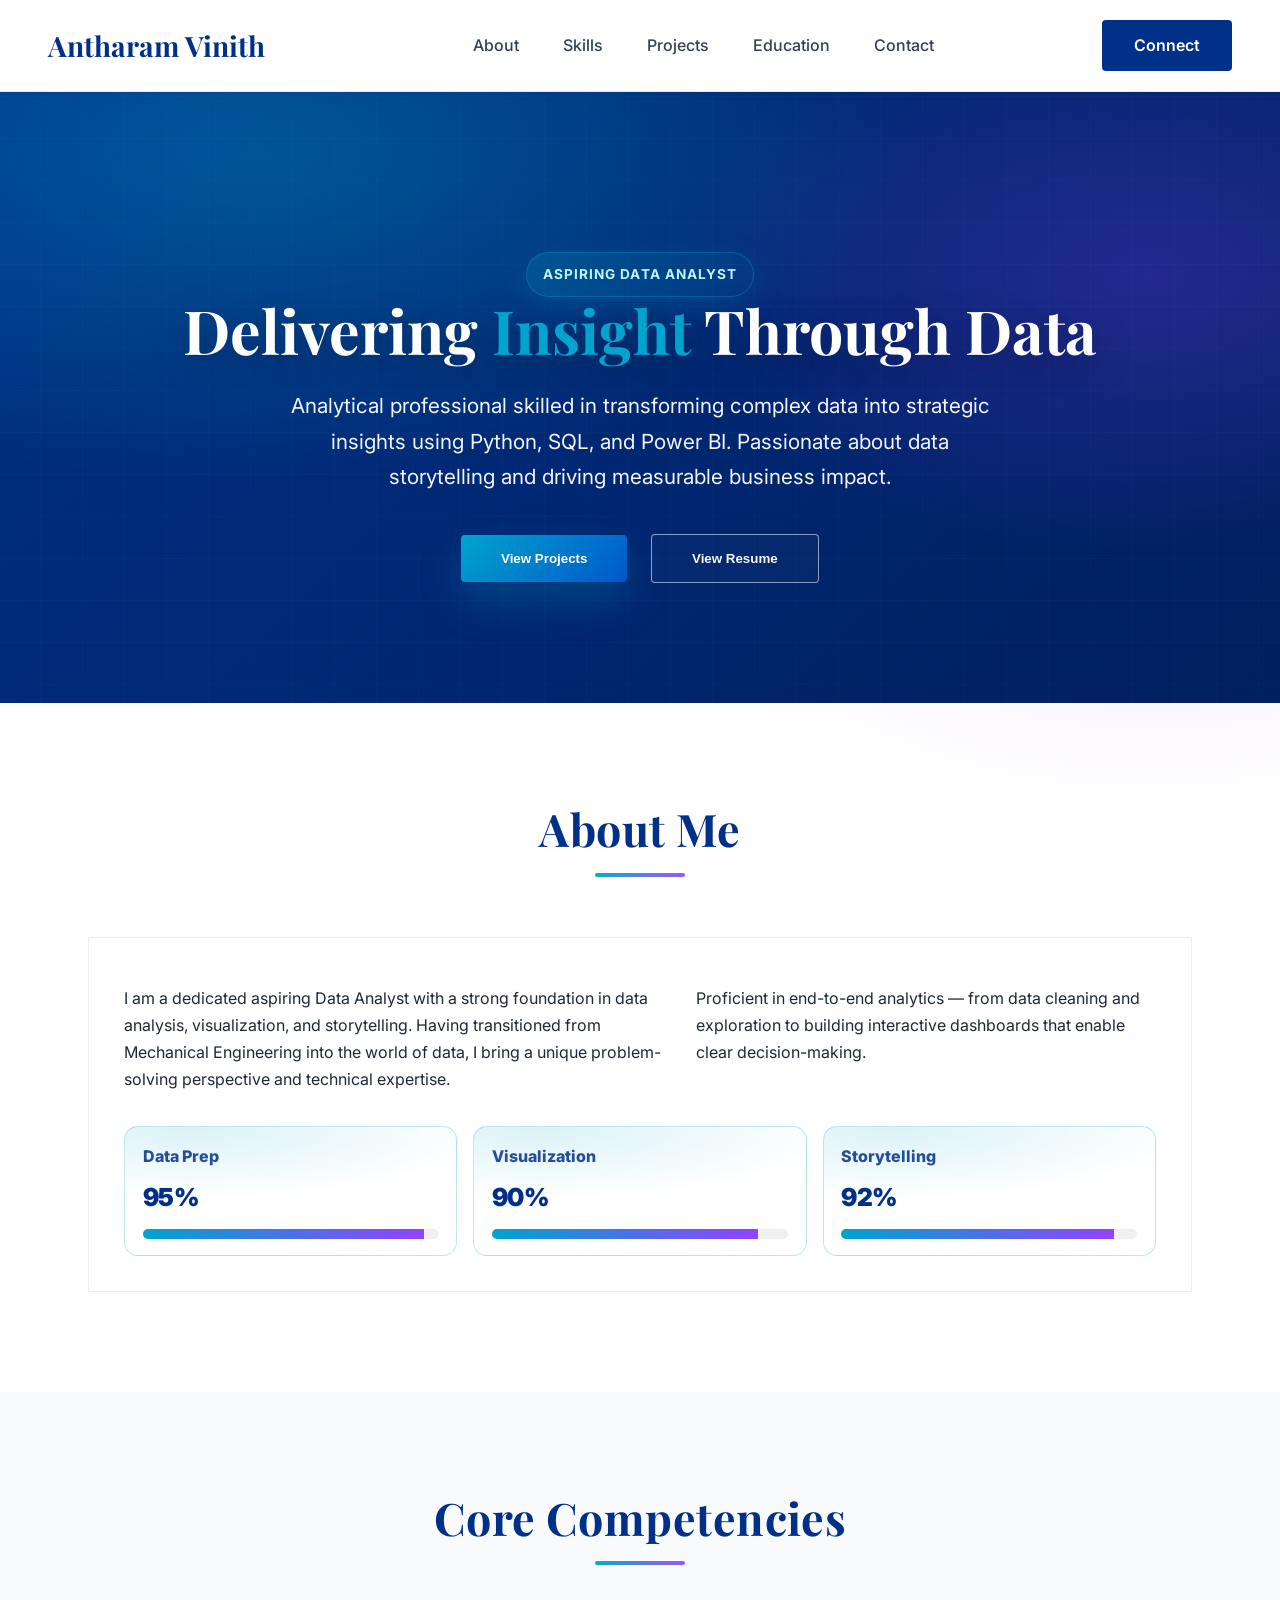
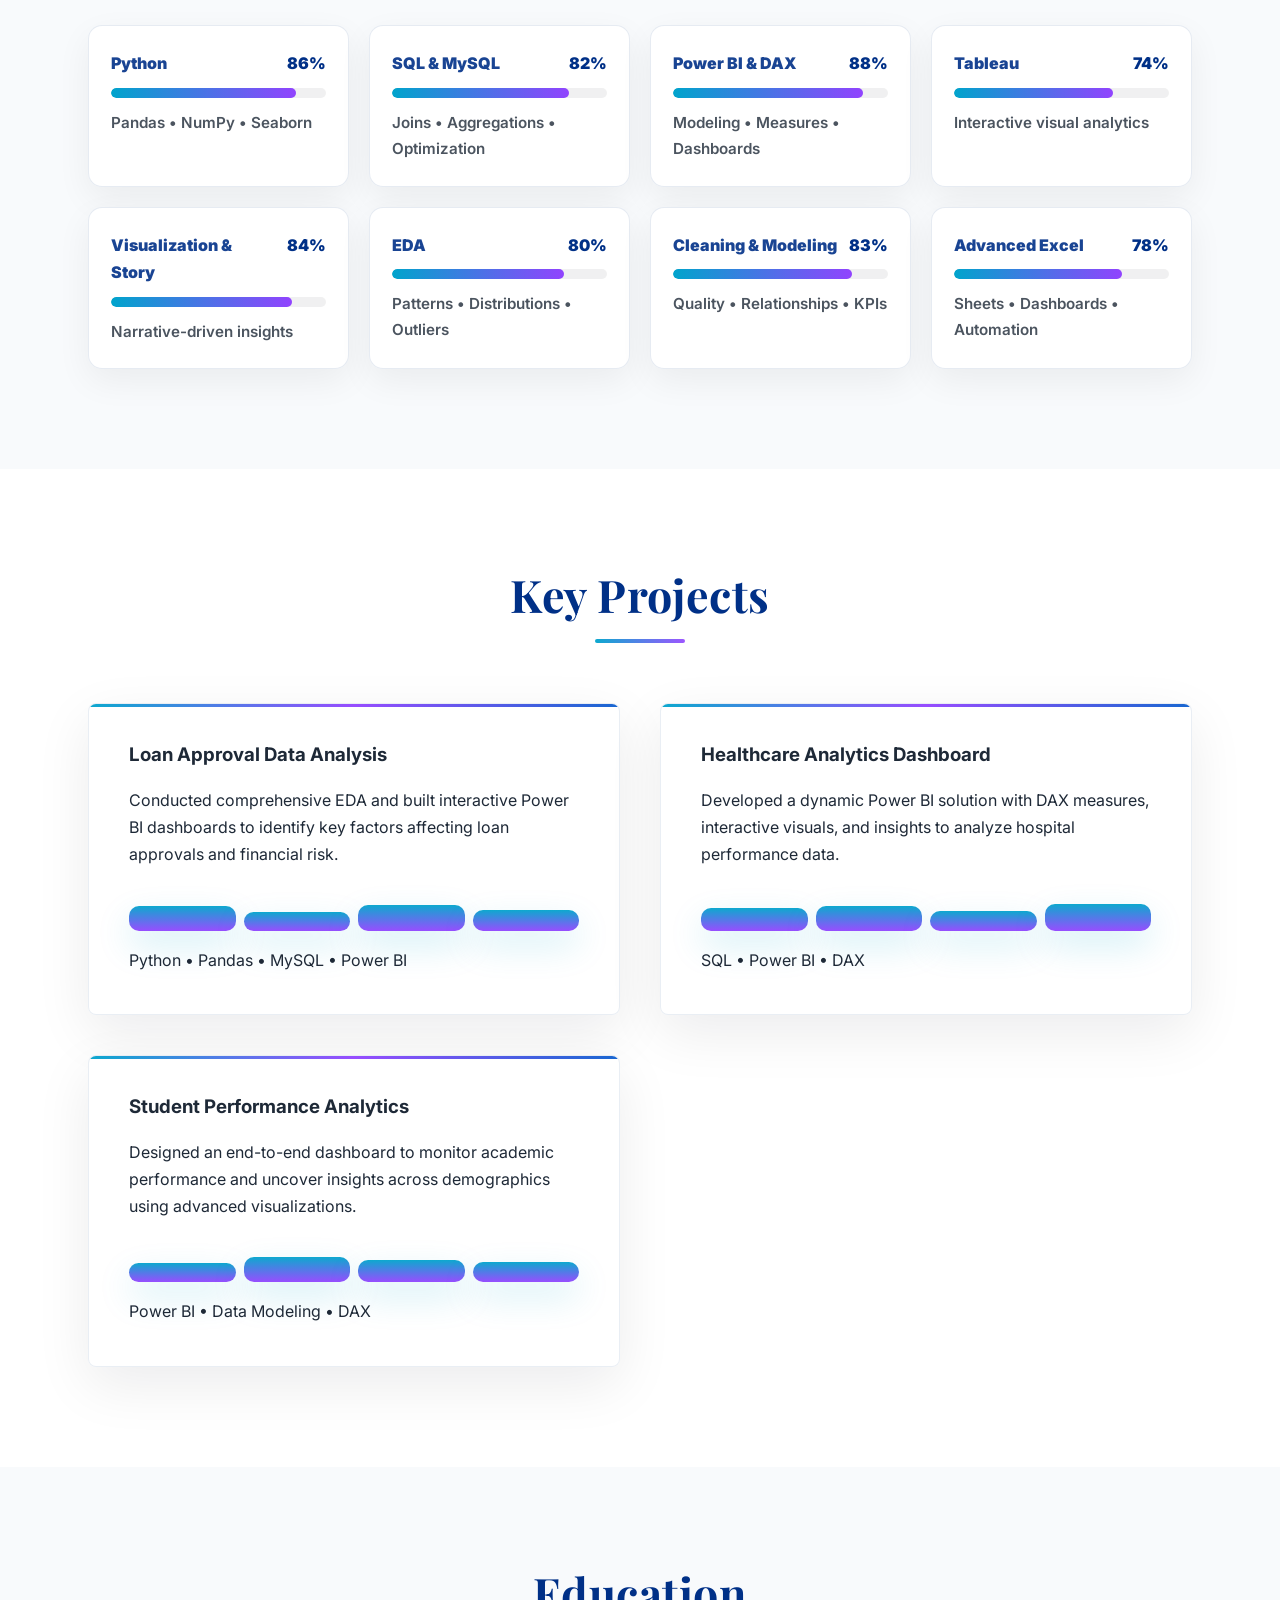
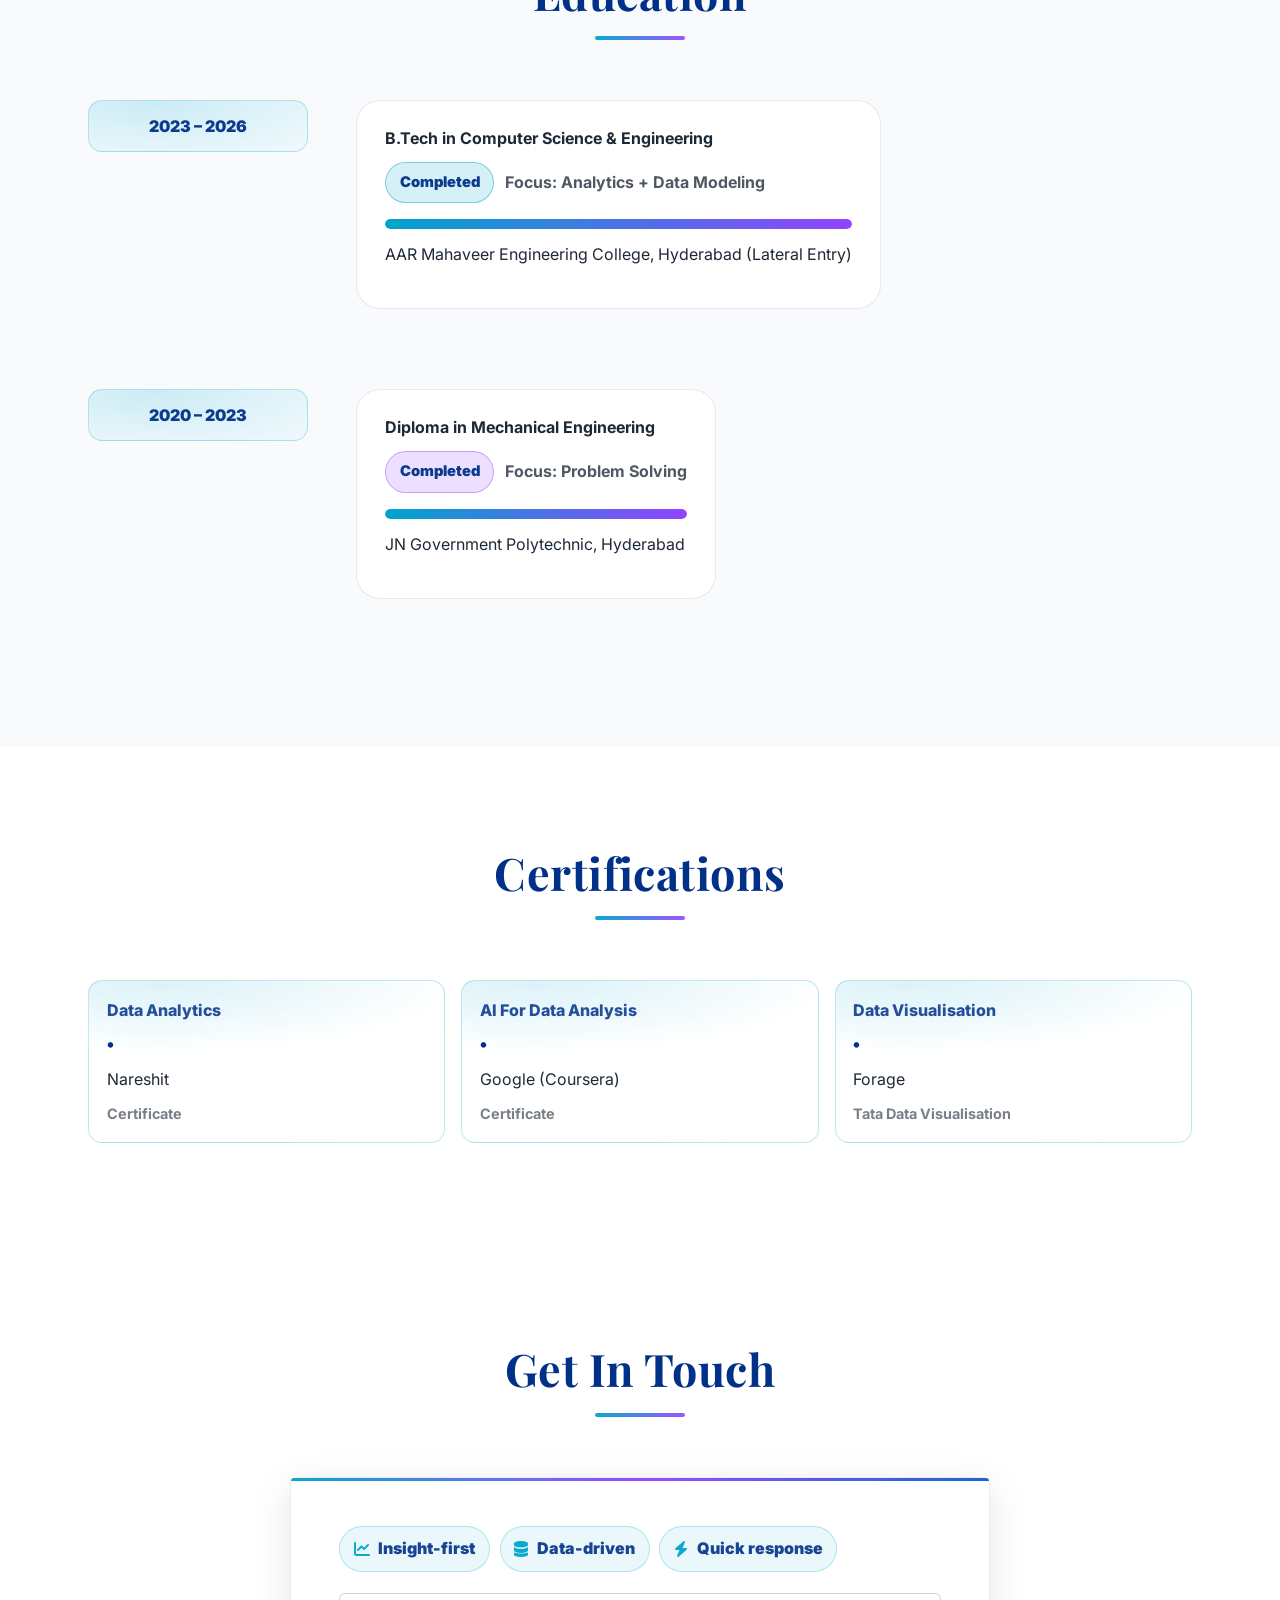
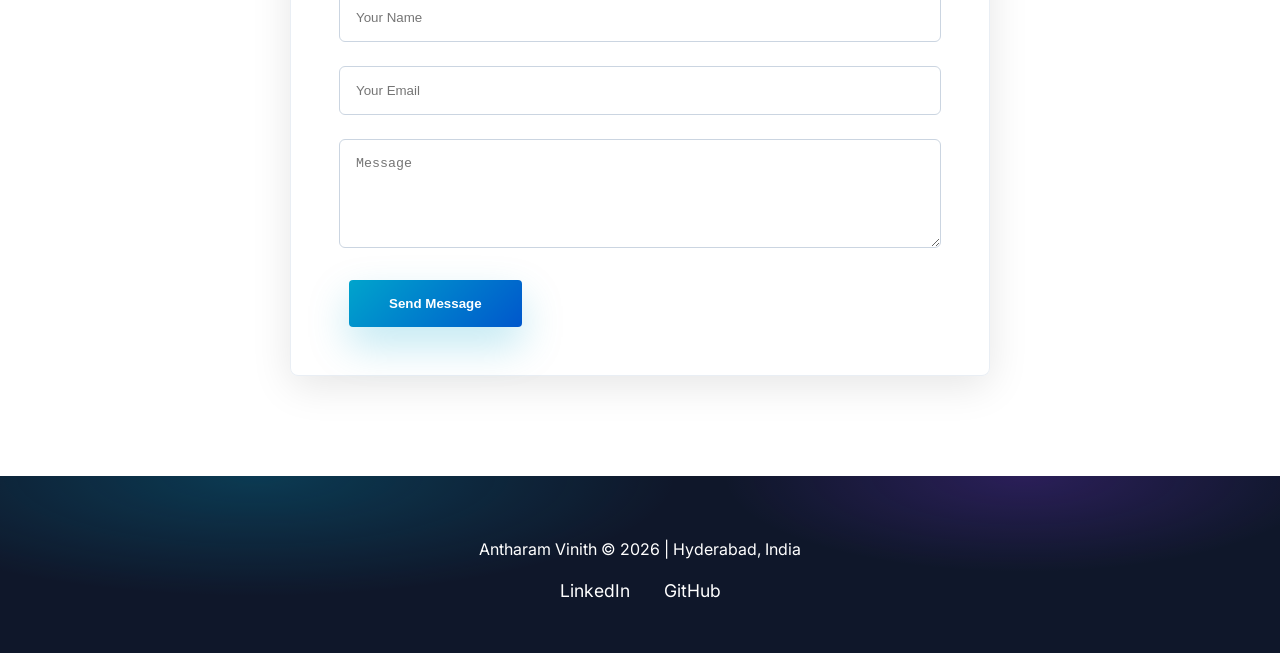
<file: index.html>
<!DOCTYPE html>
<html lang="en">
<head>
    <meta charset="UTF-8">
    <meta name="viewport" content="width=device-width, initial-scale=1.0">
    <title>Antharam Vinith | Data Analyst</title>
    <link rel="stylesheet" href="style.css">
    <link rel="stylesheet" href="https://cdnjs.cloudflare.com/ajax/libs/font-awesome/6.5.1/css/all.min.css">
    <link href="https://fonts.googleapis.com/css2?family=Inter:wght@400;500;600;700&family=Playfair+Display:wght@600;700&display=swap" rel="stylesheet">
</head>
<body>
    <!-- Navbar -->
    <nav class="navbar">
        <div class="nav-container">
            <div class="logo">Antharam Vinith</div>
            <div class="nav-links">
                <a href="#about">About</a>
                <a href="#skills">Skills</a>
                <a href="#projects">Projects</a>
                <a href="#education">Education</a>
                <a href="#contact">Contact</a>
            </div>
            <a href="#contact" class="cta-button">Connect</a>
        </div>
    </nav>

    <!-- Hero -->
    <section class="hero">
        <div class="hero-content">
            <div class="hero-text">
                <div class="badge">ASPIRING DATA ANALYST</div>
                <h1>Delivering <span class="highlight">Insight</span> Through Data</h1>
                <p class="hero-desc">Analytical professional skilled in transforming complex data into strategic insights using Python, SQL, and Power BI. Passionate about data storytelling and driving measurable business impact.</p>

                <div class="hero-buttons">
                    <button onclick="document.getElementById('projects').scrollIntoView({ behavior: 'smooth' })" class="primary-btn">View Projects</button>
                    <button onclick="downloadResume()" class="secondary-btn">View Resume</button>

                </div>
            </div>


        </div>
    </section>

    <!-- About -->
    <section id="about" class="section">
        <div class="container">
            <h2 class="section-title">About Me</h2>

            <div class="about-content">
                <div class="about-top">
                    <p>I am a dedicated aspiring Data Analyst with a strong foundation in data analysis, visualization, and storytelling. Having transitioned from Mechanical Engineering into the world of data, I bring a unique problem-solving perspective and technical expertise.</p>
                    <p>Proficient in end-to-end analytics — from data cleaning and exploration to building interactive dashboards that enable clear decision-making.</p>
                </div>

                <div class="mini-kpi-row" aria-label="About KPIs">
                    <div class="mini-kpi">
                        <div class="mini-kpi-label">Data Prep</div>
                        <div class="mini-kpi-value">95%</div>
                        <div class="mini-bar" style="--w:95%"><span></span></div>
                    </div>
                    <div class="mini-kpi">
                        <div class="mini-kpi-label">Visualization</div>
                        <div class="mini-kpi-value">90%</div>
                        <div class="mini-bar" style="--w:90%"><span></span></div>
                    </div>
                    <div class="mini-kpi">
                        <div class="mini-kpi-label">Storytelling</div>
                        <div class="mini-kpi-value">92%</div>
                        <div class="mini-bar" style="--w:92%"><span></span></div>
                    </div>
                </div>
            </div>
        </div>
    </section>


    <!-- Skills -->
    <section id="skills" class="section bg-light">
        <div class="container">
            <h2 class="section-title">Core Competencies</h2>
            <div class="skills-grid">
                <div class="skill-tile">
                    <div class="skill-tile-top">
                        <div class="skill-tile-name">Python</div>
                        <div class="skill-tile-value">86%</div>
                    </div>
                    <div class="skill-tile-meter" style="--w:86%"><span></span></div>
                    <div class="skill-tile-sub">Pandas • NumPy • Seaborn</div>
                </div>

                <div class="skill-tile">
                    <div class="skill-tile-top">
                        <div class="skill-tile-name">SQL &amp; MySQL</div>
                        <div class="skill-tile-value">82%</div>
                    </div>
                    <div class="skill-tile-meter" style="--w:82%"><span></span></div>
                    <div class="skill-tile-sub">Joins • Aggregations • Optimization</div>
                </div>

                <div class="skill-tile">
                    <div class="skill-tile-top">
                        <div class="skill-tile-name">Power BI &amp; DAX</div>
                        <div class="skill-tile-value">88%</div>
                    </div>
                    <div class="skill-tile-meter" style="--w:88%"><span></span></div>
                    <div class="skill-tile-sub">Modeling • Measures • Dashboards</div>
                </div>

                <div class="skill-tile">
                    <div class="skill-tile-top">
                        <div class="skill-tile-name">Tableau</div>
                        <div class="skill-tile-value">74%</div>
                    </div>
                    <div class="skill-tile-meter" style="--w:74%"><span></span></div>
                    <div class="skill-tile-sub">Interactive visual analytics</div>
                </div>

                <div class="skill-tile">
                    <div class="skill-tile-top">
                        <div class="skill-tile-name">Visualization &amp; Story</div>
                        <div class="skill-tile-value">84%</div>
                    </div>
                    <div class="skill-tile-meter" style="--w:84%"><span></span></div>
                    <div class="skill-tile-sub">Narrative-driven insights</div>
                </div>

                <div class="skill-tile">
                    <div class="skill-tile-top">
                        <div class="skill-tile-name">EDA</div>
                        <div class="skill-tile-value">80%</div>
                    </div>
                    <div class="skill-tile-meter" style="--w:80%"><span></span></div>
                    <div class="skill-tile-sub">Patterns • Distributions • Outliers</div>
                </div>

                <div class="skill-tile">
                    <div class="skill-tile-top">
                        <div class="skill-tile-name">Cleaning &amp; Modeling</div>
                        <div class="skill-tile-value">83%</div>
                    </div>
                    <div class="skill-tile-meter" style="--w:83%"><span></span></div>
                    <div class="skill-tile-sub">Quality • Relationships • KPIs</div>
                </div>

                <div class="skill-tile">
                    <div class="skill-tile-top">
                        <div class="skill-tile-name">Advanced Excel</div>
                        <div class="skill-tile-value">78%</div>
                    </div>
                    <div class="skill-tile-meter" style="--w:78%"><span></span></div>
                    <div class="skill-tile-sub">Sheets • Dashboards • Automation</div>
                </div>
            </div>
        </div>
    </section>

    <!-- Projects -->
    <section id="projects" class="section">
        <div class="container">
            <h2 class="section-title">Key Projects</h2>
            <div class="projects-grid">
                <div class="project-card">
                    <div class="project-card-top">
                        <h3>Loan Approval Data Analysis</h3>
                        <div class="project-kpi">
                        </div>
                    </div>
                    <p class="project-desc">Conducted comprehensive EDA and built interactive Power BI dashboards to identify key factors affecting loan approvals and financial risk.</p>
                    <div class="project-mini-bar" aria-hidden="true">
                        <span style="--w:78%"></span>
                        <span style="--w:52%"></span>
                        <span style="--w:86%"></span>
                        <span style="--w:63%"></span>
                    </div>
                    <div class="tags">Python • Pandas • MySQL • Power BI</div>
                </div>

                <div class="project-card">
                    <div class="project-card-top">
                        <h3>Healthcare Analytics Dashboard</h3>
                        <div class="project-kpi">
                        </div>
                    </div>
                    <p class="project-desc">Developed a dynamic Power BI solution with DAX measures, interactive visuals, and insights to analyze hospital performance data.</p>
                    <div class="project-mini-bar" aria-hidden="true">
                        <span style="--w:68%"></span>
                        <span style="--w:79%"></span>
                        <span style="--w:58%"></span>
                        <span style="--w:90%"></span>
                    </div>
                    <div class="tags">SQL • Power BI • DAX</div>
                </div>

                <div class="project-card">
                    <div class="project-card-top">
                        <h3>Student Performance Analytics</h3>
                        <div class="project-kpi">
                        </div>
                    </div>
                    <p class="project-desc">Designed an end-to-end dashboard to monitor academic performance and uncover insights across demographics using advanced visualizations.</p>
                    <div class="project-mini-bar" aria-hidden="true">
                        <span style="--w:55%"></span>
                        <span style="--w:84%"></span>
                        <span style="--w:71%"></span>
                        <span style="--w:62%"></span>
                    </div>
                    <div class="tags">Power BI • Data Modeling • DAX</div>
                </div>
            </div>
        </div>
    </section>



    <!-- Education -->
    <section id="education" class="section bg-light">
        <div class="container">
            <h2 class="section-title">Education</h2>
            <div class="timeline">
                <div class="timeline-item">
                    <div class="timeline-date">2023 – 2026</div>
                    <div class="timeline-content">
                        <h4>B.Tech in Computer Science &amp; Engineering</h4>
                        <div class="status-row">
                            <span class="status-chip status-on">Completed</span>
                            <span class="status-meta">Focus: Analytics + Data Modeling</span>
                        </div>
                        <div class="status-bar" style="--w:1"><span></span></div>

                        <p>AAR Mahaveer Engineering College, Hyderabad (Lateral Entry)</p>

                    </div>
                </div>
                <div class="timeline-item">
                    <div class="timeline-date">2020 – 2023</div>
                    <div class="timeline-content">
                        <h4>Diploma in Mechanical Engineering</h4>
                        <div class="status-row">
                            <span class="status-chip status-done">Completed</span>
                            <span class="status-meta">Focus: Problem Solving</span>
                        </div>
                        <div class="status-bar" style="--w:1"><span></span></div>

                        <p>JN Government Polytechnic, Hyderabad</p>

                    </div>
                </div>
            </div>
        </div>
    </section>

    <!-- Certifications -->
    <section class="section">
        <div class="container">
            <h2 class="section-title">Certifications</h2>

            <div class="cert-kpi-row" aria-label="Certifications (label-only KPIs)">
                <div class="mini-kpi">
                    <div class="mini-kpi-label">Data Analytics</div>
                    <div class="mini-kpi-value" aria-hidden="true">•</div>
                    <div class="mini-kpi-sub">Nareshit</div>
                    <div class="mini-kpi-meta">Certificate</div>
                </div>

                <div class="mini-kpi">
                    <div class="mini-kpi-label">AI For Data Analysis</div>
                    <div class="mini-kpi-value" aria-hidden="true">•</div>
                    <div class="mini-kpi-sub">Google (Coursera)</div>
                    <div class="mini-kpi-meta">Certificate</div>
                </div>

                <div class="mini-kpi">
                    <div class="mini-kpi-label">Data Visualisation</div>
                    <div class="mini-kpi-value" aria-hidden="true">•</div>
                    <div class="mini-kpi-sub">Forage</div>
                    <div class="mini-kpi-meta">Tata Data Visualisation</div>
                </div>
            </div>
        </div>
    </section>


    <!-- Contact -->
    <section id="contact" class="section contact-section">
        <div class="container">
            <h2 class="section-title">Get In Touch</h2>
            <div class="contact-form-container">
                <div class="contact-hints" aria-hidden="true">
                    <span class="hint-chip"><i class="fa-solid fa-chart-line"></i> Insight-first</span>
                    <span class="hint-chip"><i class="fa-solid fa-database"></i> Data-driven</span>
                    <span class="hint-chip"><i class="fa-solid fa-bolt"></i> Quick response</span>
                </div>

                <form id="contactForm" onsubmit="submitForm(event)">
                    <input type="text" placeholder="Your Name" required>
                    <input type="email" placeholder="Your Email" required>
                    <textarea placeholder="Message" rows="5" required></textarea>
                    <button type="submit" class="primary-btn">Send Message</button>
                </form>
            </div>
        </div>
    </section>


    <!-- Footer -->
    <footer class="footer">
        <div class="container">
            <p>Antharam Vinith © 2026 | Hyderabad, India</p>
            <div class="social-links">
                <a href="https://www.linkedin.com/in/antharam-vinith/" target="_blank">LinkedIn</a>
                <a href="https://github.com/Antharam-Vinith" target="_blank">GitHub</a>
            </div>
        </div>
    </footer>

    <script>
        function downloadResume() {
            // Download your resume. If the browser blocks file:// downloads, copy the PDF into the project folder and update the link.
            const a = document.createElement('a');
            // Use your Drive link. Note: some browsers may open in a new tab rather than force download.
            a.href = "https://drive.google.com/file/d/1EKTcwypy-MB39Nzg7RblrpKddstu42s_/view?usp=sharing";
            a.target = "_blank";
            document.body.appendChild(a);
            a.click();
            a.remove();


        }


        function submitForm(e) {
            e.preventDefault();
            alert("Thank you. Your message has been received.");
            e.target.reset();
        }
    </script>
</body>
</html>
</file>
<file: style.css>
@import url('https://fonts.googleapis.com/css2?family=Inter:wght@400;500;600;700&family=Playfair+Display:wght@600;700&display=swap');

:root {
    --primary: #003087;
    --accent: #00a4cc;
    --dark: #0f172a;
    --light: #f8fafc;
    --gray: #64748b;
}

* {
    margin: 0;
    padding: 0;
    box-sizing: border-box;
}

body {
    font-family: 'Inter', sans-serif;
    color: #1e2937;
    line-height: 1.7;
    background:
        radial-gradient(900px 500px at 20% 0%, rgba(0, 164, 204, 0.10) 0%, rgba(0, 164, 204, 0) 55%),
        radial-gradient(900px 500px at 90% 10%, rgba(140, 58, 255, 0.10) 0%, rgba(140, 58, 255, 0) 55%),
        #fff;
}


.navbar {
    position: sticky;
    top: 0;
    background: rgba(255,255,255,0.98);
    backdrop-filter: blur(12px);
    z-index: 1000;
    border-bottom: 1px solid #e2e8f0;
    box-shadow: 0 2px 10px rgba(0,0,0,0.05);
}

.nav-container {
    max-width: 1280px;
    margin: 0 auto;
    padding: 1.25rem 3rem;
    display: flex;
    align-items: center;
    justify-content: space-between;
}

.logo {
    font-family: 'Playfair Display', serif;
    font-size: 1.75rem;
    font-weight: 700;
    color: var(--primary);
}

.nav-links a {
    margin-left: 2.5rem;
    text-decoration: none;
    color: #334155;
    font-weight: 500;
    transition: color 0.3s;
}

.nav-links a:hover {
    color: var(--primary);
}

.cta-button {
    background: var(--primary);
    color: white;
    padding: 12px 32px;
    border-radius: 4px;
    font-weight: 600;
    text-decoration: none;
    transition: all 0.3s;
}

.cta-button:hover {
    background: #00246b;
    transform: translateY(-2px);
}

.hero {
    background: linear-gradient(135deg, #003087 0%, #001f5e 100%);
    color: white;
    padding: 160px 0 120px;
    text-align: center;
}

.hero h1 {
    font-family: 'Playfair Display', serif;
    font-size: 3.8rem;
    line-height: 1.1;
    margin-bottom: 1.5rem;
}

.highlight {
    color: var(--accent);
}

.hero-desc {
    max-width: 700px;
    margin: 0 auto 2.5rem;
    font-size: 1.3rem;
    opacity: 0.95;
}

.primary-btn, .secondary-btn {
    padding: 16px 40px;
    border-radius: 4px;
    font-weight: 600;
    cursor: pointer;
    transition: all 0.3s;
    margin: 0 10px;
}

.primary-btn {
    background: var(--accent);
    color: white;
    border: none;
}

.secondary-btn {
    background: transparent;
    color: white;
    border: 2px solid white;
}

.section {
    padding: 100px 0;
}

.bg-light {
    background: #f8fafc;
}

.container {
    max-width: 1200px;
    margin: 0 auto;
    padding: 0 3rem;
}

.section-title {
    font-family: 'Playfair Display', serif;
    font-size: 2.8rem;
    text-align: center;
    margin-bottom: 4rem;
    color: var(--primary);
}

.skills-grid {
    display: grid;
    grid-template-columns: repeat(auto-fit, minmax(260px, 1fr));
    gap: 1.5rem;
}

.skill-item {
    background: white;
    padding: 1.8rem;
    border-radius: 8px;
    text-align: center;
    font-weight: 500;
    box-shadow: 0 4px 20px rgba(0,0,0,0.06);
    border: 1px solid #e2e8f0;
}

.projects-grid {
    display: grid;
    grid-template-columns: repeat(auto-fit, minmax(380px, 1fr));
    gap: 2.5rem;
}

.project-card {
    background: white;
    padding: 2.5rem;
    border-radius: 8px;
    box-shadow: 0 10px 30px rgba(0,0,0,0.08);
    transition: transform 0.4s;
}

.project-card:hover {
    transform: translateY(-10px);
}

.timeline-item {
    display: flex;
    gap: 3rem;
    margin-bottom: 3rem;
}

.timeline-date {
    min-width: 160px;
    font-weight: 600;
    color: var(--primary);
}

/* Certifications KPI row (label-only) */
.cert-kpi-row {
    display: grid;
    grid-template-columns: repeat(3, minmax(0, 1fr));
    gap: 1rem;
    margin-top: 2.2rem;
}

.cert-kpi-row .mini-kpi-value {
    font-size: 1.1rem;
    margin-top: 0.25rem;
}

.cert-kpi-row .mini-kpi-sub {
    margin-top: 0.45rem;
    font-size: 1rem;
}

.mini-kpi-meta {
    margin-top: 0.55rem;
    font-size: 0.9rem;
    color: rgba(30,41,55,0.6);
    font-weight: 700;
}

@media (max-width: 768px) {
    .cert-kpi-row {
        grid-template-columns: 1fr;
        gap: 0.9rem;
    }
}

@media (max-width: 1024px) {
    .cert-kpi-row {
        grid-template-columns: repeat(2, minmax(0, 1fr));
    }
}


.contact-form-container {
    max-width: 700px;
    margin: 0 auto;
    background: white;
    padding: 3rem;
    border-radius: 8px;
    box-shadow: 0 10px 40px rgba(0,0,0,0.1);
}

.contact-form-container input,
.contact-form-container textarea {
    width: 100%;
    padding: 16px;
    margin-bottom: 1.5rem;
    border: 1px solid #cbd5e1;
    border-radius: 6px;
}

.footer {
    background: var(--dark);
    color: white;
    text-align: center;
    padding: 3rem 0;
}

.social-links a {
    color: white;
    margin: 0 15px;
    font-size: 1.1rem;
}

/* Premium polish: Global rhythm + accessibility */
html {
    scroll-behavior: smooth;
}

body {
    -webkit-font-smoothing: antialiased;
    -moz-osx-font-smoothing: grayscale;
}

h1, h2, h3, h4 {
    line-height: 1.15;
}

p {
    margin: 0.75rem 0;
}

a {
    color: inherit;
}

a:focus-visible,
button:focus-visible,
input:focus-visible,
textarea:focus-visible {
    outline: 3px solid rgba(0, 164, 204, 0.45);
    outline-offset: 3px;
    border-radius: 10px;
}

/* Hero premium overlay */
.hero {
    position: relative;
    overflow: hidden;
}

.hero::before {
    content: "";
    position: absolute;
    inset: 0;
    background:
        radial-gradient(1200px 600px at 20% 10%, rgba(0, 164, 204, 0.35) 0%, rgba(0, 164, 204, 0) 55%),
        radial-gradient(900px 500px at 90% 30%, rgba(140, 58, 255, 0.25) 0%, rgba(140, 58, 255, 0) 55%),
        linear-gradient(135deg, rgba(0, 48, 135, 0.95) 0%, rgba(0, 31, 94, 0.95) 100%);
    z-index: 0;
}

.hero::after {
    content: "";
    position: absolute;
    inset: -2px;
    background-image:
        linear-gradient(rgba(255,255,255,0.08) 1px, transparent 1px),
        linear-gradient(90deg, rgba(255,255,255,0.06) 1px, transparent 1px);
    background-size: 42px 42px;
    opacity: 0.25;
    transform: translateY(6px);
    z-index: 0;
    pointer-events: none;
}

.hero-content {
    position: relative;
    z-index: 1;
}

/* Badge premium */
.badge {
    display: inline-flex;
    align-items: center;
    gap: 10px;
    padding: 10px 16px;
    border-radius: 999px;
    font-weight: 700;
    letter-spacing: 0.08em;
    font-size: 0.85rem;
    background:
        linear-gradient(90deg, rgba(0, 164, 204, 0.22) 0%, rgba(0, 164, 204, 0.08) 100%);
    border: 1px solid rgba(0, 164, 204, 0.35);
    color: #bff3ff;
    box-shadow: 0 8px 30px rgba(0, 164, 204, 0.18);
}

.hero h1 {
    text-shadow: 0 10px 40px rgba(0,0,0,0.3);
}

/* Buttons premium */
.primary-btn, .secondary-btn {
    position: relative;
    border: none;
    transition: transform 0.25s ease, box-shadow 0.25s ease, background 0.25s ease, border-color 0.25s ease;
    will-change: transform;
}

.primary-btn {
    background: linear-gradient(135deg, rgba(0, 164, 204, 1) 0%, rgba(0, 87, 204, 1) 100%);
    box-shadow: 0 18px 40px rgba(0, 164, 204, 0.25);
}

.primary-btn:hover {
    transform: translateY(-3px);
    box-shadow: 0 24px 60px rgba(0, 164, 204, 0.33);
}

.primary-btn:active {
    transform: translateY(-1px) scale(0.99);
}

.secondary-btn {
    background: rgba(255,255,255,0.02);
    border: 1px solid rgba(255,255,255,0.55);
    color: rgba(255,255,255,0.96);
}

.secondary-btn:hover {
    transform: translateY(-3px);
    border-color: rgba(0, 164, 204, 0.8);
    box-shadow: 0 22px 50px rgba(0, 164, 204, 0.18);
}

.secondary-btn:active {
    transform: translateY(-1px) scale(0.99);
}

/* Premium dashboard accents (section-wide) */
.skill-item,
.project-card,
.contact-form-container,
.about-content,
.timeline-content,
.cert-list,
.timeline {
    position: relative;
}


.skill-item::before,
.project-card::before,
.contact-form-container::before {
    content: "";
    position: absolute;
    top: 0;
    left: 0;
    right: 0;
    height: 3px;
    border-radius: 8px 8px 0 0;
    background: linear-gradient(90deg, rgba(0, 164, 204, 1) 0%, rgba(140, 58, 255, 0.95) 50%, rgba(0, 87, 204, 0.95) 100%);
    opacity: 0.95;
}

.skill-item,
.project-card,
.contact-form-container,
.about-content,
.timeline-content {
    border: 1px solid rgba(226, 232, 240, 0.75);
    background: rgba(255,255,255,0.92);
}


.skill-item {
    box-shadow: 0 12px 35px rgba(2, 6, 23, 0.06);
    transform: translateZ(0);
    transition: transform 0.35s ease, box-shadow 0.35s ease;
}

.skill-item:hover {
    transform: translateY(-6px);
    box-shadow: 0 22px 60px rgba(2, 6, 23, 0.12);
}

.project-card {
    box-shadow: 0 18px 55px rgba(2, 6, 23, 0.08);
}

.project-card:hover {
    transform: translateY(-12px);
    box-shadow: 0 28px 90px rgba(2, 6, 23, 0.14);
}

/* Section titles premium */
.section-title {
    letter-spacing: 0.01em;
    position: relative;
    margin-bottom: 3.75rem;
}


.section-title::after {
    content: "";
    display: block;
    height: 4px;
    width: 90px;
    margin: 18px auto 0;
    border-radius: 999px;
    background: linear-gradient(90deg, rgba(0, 164, 204, 1) 0%, rgba(140, 58, 255, 0.9) 100%);
    opacity: 0.95;
}

/* Footer premium */
.footer {
    background:
        radial-gradient(700px 200px at 20% 0%, rgba(0, 164, 204, 0.25) 0%, rgba(0, 164, 204, 0) 60%),
        radial-gradient(500px 160px at 80% 0%, rgba(140, 58, 255, 0.22) 0%, rgba(140, 58, 255, 0) 60%),
        var(--dark);
}

.social-links a {
    position: relative;
    padding-bottom: 6px;
    text-decoration: none;
}

.social-links a::after {
    content: "";
    position: absolute;
    left: 0;
    right: 0;
    bottom: 0;
    height: 2px;
    background: linear-gradient(90deg, rgba(0, 164, 204, 1), rgba(140, 58, 255, 0.95));
    transform: scaleX(0);
    transform-origin: left;
    transition: transform 0.25s ease;
    opacity: 0.95;
}

.social-links a:hover::after {
    transform: scaleX(1);
}

/* Data Analyst Dashboard Preview */
.dashboard-preview {
    position: relative;
    margin: 3.25rem auto 0;
    max-width: 1120px;
    padding: 1.4rem 1.4rem 1.6rem;
    border-radius: 16px;
    background: rgba(255,255,255,0.08);
    border: 1px solid rgba(255,255,255,0.18);
    box-shadow: 0 20px 80px rgba(0,0,0,0.28);
    overflow: hidden;
}

.dashboard-preview::before {
    content: "";
    position: absolute;
    inset: -2px;
    background:
        radial-gradient(800px 240px at 15% 0%, rgba(0, 164, 204, 0.35) 0%, rgba(0, 164, 204, 0) 60%),
        radial-gradient(650px 240px at 85% 10%, rgba(140, 58, 255, 0.28) 0%, rgba(140, 58, 255, 0) 60%);
    pointer-events: none;
}

.dash-topbar {
    position: relative;
    display: flex;
    align-items: baseline;
    justify-content: space-between;
    padding: 0 0 1rem;
    border-bottom: 1px solid rgba(255,255,255,0.14);
}

.dash-title {
    font-weight: 800;
    letter-spacing: 0.02em;
    color: rgba(255,255,255,0.96);
}

.dash-subtitle {
    color: rgba(255,255,255,0.75);
    font-size: 0.95rem;
}

.kpi-grid {
    position: relative;
    display: grid;
    grid-template-columns: repeat(3, minmax(0, 1fr));
    gap: 1rem;
    padding-top: 1.25rem;
}

.kpi-card {
    padding: 1.2rem 1.1rem;
    border-radius: 14px;
    background: rgba(15, 23, 42, 0.35);
    border: 1px solid rgba(255,255,255,0.14);
    backdrop-filter: blur(10px);
}

.kpi-label {
    color: rgba(255,255,255,0.76);
    font-weight: 600;
    font-size: 0.95rem;
}

.kpi-value {
    margin-top: 0.55rem;
    font-size: 2rem;
    font-weight: 900;
    letter-spacing: -0.02em;
    color: rgba(255,255,255,0.98);
}

.kpi-trend {
    margin-top: 0.4rem;
    display: inline-flex;
    align-items: center;
    gap: 0.45rem;
    font-weight: 700;
    font-size: 0.95rem;
}

.kpi-up { color: rgba(0, 220, 163, 0.95); }
.kpi-down { color: rgba(255, 99, 132, 0.95); }

.charts-grid {
    position: relative;
    display: grid;
    grid-template-columns: 1.2fr 1fr;
    gap: 1.1rem;
    margin-top: 1.2rem;
}

.chart-card {
    padding: 1.15rem;
    border-radius: 14px;
    background: rgba(255,255,255,0.06);
    border: 1px solid rgba(255,255,255,0.14);
    backdrop-filter: blur(10px);
}

.chart-header {
    display: flex;
    align-items: flex-start;
    justify-content: space-between;
    gap: 1rem;
}

.chart-title {
    color: rgba(255,255,255,0.96);
    font-weight: 900;
    letter-spacing: 0.01em;
}

.chart-note {
    margin-top: 0.25rem;
    color: rgba(255,255,255,0.74);
    font-weight: 600;
    font-size: 0.92rem;
}

.bar-chart {
    height: 160px;
    margin-top: 1rem;
    display: flex;
    align-items: flex-end;
    gap: 0.55rem;
}

.bar {
    width: 100%;
    flex: 1;
    height: var(--h);
    border-radius: 10px;
    background:
        linear-gradient(180deg, rgba(0,164,204,0.95) 0%, rgba(140,58,255,0.85) 100%);
    box-shadow: 0 18px 55px rgba(0, 164, 204, 0.18);
    transform-origin: bottom;
    animation: barIn 900ms ease both;
}

.bar:nth-child(2) { animation-delay: 70ms; }
.bar:nth-child(3) { animation-delay: 140ms; }
.bar:nth-child(4) { animation-delay: 210ms; }
.bar:nth-child(5) { animation-delay: 280ms; }
.bar:nth-child(6) { animation-delay: 350ms; }

@keyframes barIn {
    from { transform: scaleY(0.4); opacity: 0; }
    to { transform: scaleY(1); opacity: 1; }
}

.chart-legend {
    margin-top: 1rem;
    display: grid;
    grid-template-columns: repeat(3, minmax(0, 1fr));
    gap: 0.35rem 0.9rem;
    color: rgba(255,255,255,0.72);
    font-weight: 700;
    font-size: 0.88rem;
}

.ring-metrics {
    margin-top: 1rem;
    display: grid;
    grid-template-columns: repeat(3, minmax(0, 1fr));
    gap: 0.75rem;
}

.ring {
    display: flex;
    flex-direction: column;
    align-items: center;
    justify-content: center;
    gap: 0.35rem;
    color: rgba(255,255,255,0.92);
}

.ring::before {
    content: "";
    width: 76px;
    height: 76px;
    border-radius: 999px;
    background:
        conic-gradient(from 180deg, rgba(0,164,204,0.95), rgba(140,58,255,0.9));
    -webkit-mask:
        radial-gradient(farthest-side, transparent calc(100% - 12px), #000 calc(100% - 12px));
    mask:
        radial-gradient(farthest-side, transparent calc(100% - 12px), #000 calc(100% - 12px));
    box-shadow: 0 18px 55px rgba(0, 164, 204, 0.16);
}

.ring-inner {
    margin-top: -66px;
    font-size: 1.2rem;
    font-weight: 900;
    letter-spacing: -0.02em;
}

.ring-label {
    font-size: 0.9rem;
    font-weight: 800;
    color: rgba(255,255,255,0.75);
}

.spark-row {
    margin-top: 1rem;
}

.spark-label {
    color: rgba(255,255,255,0.74);
    font-weight: 800;
    font-size: 0.92rem;
    margin-bottom: 0.4rem;
}

.spark {
    height: 54px;
    display: flex;
    align-items: flex-end;
    gap: 0.22rem;
}

.spark span {
    flex: 1;
    height: calc(10px + (var(--x) * 3px));
    border-radius: 6px;
    background: rgba(255,255,255,0.14);
    border: 1px solid rgba(255,255,255,0.12);
    box-shadow: 0 10px 30px rgba(0,0,0,0.18);
}

.spark span:nth-child(odd) {
    background: linear-gradient(180deg, rgba(0,164,204,0.55), rgba(140,58,255,0.35));
}

/* Dashboard tiles, KPIs, mini charts */
.about-content {
    padding: 2.2rem;
}

.about-top {
    display: grid;
    grid-template-columns: 1.2fr 1fr;
    gap: 1.2rem;
    margin-bottom: 1.3rem;
}

.mini-kpi-row {
    display: grid;
    grid-template-columns: repeat(3, minmax(0, 1fr));
    gap: 1rem;
}

.mini-kpi {
    border-radius: 14px;
    border: 1px solid rgba(0, 164, 204, 0.25);
    background:
        radial-gradient(500px 120px at 20% 0%, rgba(0, 164, 204, 0.14) 0%, rgba(0, 164, 204, 0) 60%),
        rgba(255,255,255,0.6);
    padding: 1rem 1.1rem;
}

.mini-kpi-label {
    font-weight: 800;
    color: rgba(0,48,135,0.85);
}

.mini-kpi-value {
    margin-top: 0.35rem;
    font-size: 1.55rem;
    font-weight: 950;
    letter-spacing: -0.02em;
    color: var(--primary);
}

.mini-bar {
    margin-top: 0.65rem;
    height: 10px;
    border-radius: 999px;
    background: rgba(2, 6, 23, 0.06);
    overflow: hidden;
    position: relative;
}

.mini-bar span {
    display: block;
    height: 100%;
    width: var(--w);
    background: linear-gradient(90deg, rgba(0,164,204,1), rgba(140,58,255,0.95));
}

/* Skills tiles */
.skills-grid {
    gap: 1.25rem;
}

.skill-tile {
    padding: 1.5rem 1.35rem;
    border-radius: 14px;
    background: rgba(255,255,255,0.92);
    border: 1px solid rgba(226,232,240,0.85);
    box-shadow: 0 12px 35px rgba(2, 6, 23, 0.06);
    transition: transform 0.35s ease, box-shadow 0.35s ease;
}

.skill-tile:hover {
    transform: translateY(-6px);
    box-shadow: 0 22px 60px rgba(2, 6, 23, 0.12);
}

.skill-tile-top {
    display: flex;
    align-items: baseline;
    justify-content: space-between;
    gap: 0.75rem;
}

.skill-tile-name {
    font-weight: 900;
    color: rgba(0,48,135,0.9);
}

.skill-tile-value {
    font-weight: 950;
    color: var(--primary);
}

.skill-tile-meter {
    margin-top: 0.65rem;
    height: 10px;
    border-radius: 999px;
    background: rgba(2, 6, 23, 0.06);
    overflow: hidden;
}

.skill-tile-meter span {
    display: block;
    height: 100%;
    width: var(--w);
    background: linear-gradient(90deg, rgba(0,164,204,1), rgba(140,58,255,0.95));
    border-radius: 999px;
}

.skill-tile-sub {
    margin-top: 0.75rem;
    color: rgba(30,41,55,0.8);
    font-weight: 600;
    font-size: 0.95rem;
}

/* Projects mini KPIs + mini bars */
.project-card {
    position: relative;
    overflow: hidden;
}

.project-card-top {
    margin-bottom: 0.65rem;
}

.project-kpi {
    display: flex;
    flex-wrap: wrap;
    gap: 0.75rem;
    margin-top: 0.6rem;
}

.project-kpi-item {
    border: 1px solid rgba(0,164,204,0.22);
    background: rgba(2, 6, 23, 0.02);
    border-radius: 999px;
    padding: 0.45rem 0.7rem;
    display: flex;
    align-items: baseline;
    gap: 0.4rem;
}

.project-kpi-label {
    font-weight: 900;
    color: rgba(0,48,135,0.85);
    font-size: 0.9rem;
}

.project-kpi-value {
    font-weight: 950;
    color: var(--primary);
}

.project-mini-bar {
    display: flex;
    gap: 0.5rem;
    margin: 1rem 0;
    height: 46px;
    align-items: flex-end;
}

.project-mini-bar span {
    flex: 1;
    width: 100%;
    border-radius: 10px;
    height: calc(8px + (var(--w) * 0.45));
    background: linear-gradient(180deg, rgba(0,164,204,0.95), rgba(140,58,255,0.9));
    box-shadow: 0 14px 35px rgba(0,164,204,0.18);
}

/* Education (timeline) KPIs */
.timeline {
    display: flex;
    flex-direction: column;
    gap: 2rem;
}

.timeline-item {
    align-items: flex-start;
}

.timeline-date {
    min-width: 220px;
    width: 220px;
    padding: 0.75rem 1rem;
    height: 52px;

    border-radius: 14px;
    border: 1px solid rgba(0,164,204,0.25);
    background:
        radial-gradient(500px 160px at 30% 0%, rgba(0,164,204,0.20) 0%, rgba(0,164,204,0) 60%),
        rgba(255,255,255,0.75);
    color: rgba(0,48,135,0.95);
    font-weight: 950;
    text-align: center;
    display: flex;
    align-items: center;
    justify-content: center;
}

.timeline-content {
    padding: 1.75rem;
    border-radius: 24px;
    background: rgba(255,255,255,0.98);
    border: 1px solid rgba(226,232,240,0.9);
}



.status-row {
    display: flex;
    flex-wrap: wrap;
    gap: 0.7rem;
    align-items: center;
    margin: 0.9rem 0 1rem;
}

.status-chip {
    display: inline-flex;
    align-items: center;
    gap: 0.5rem;
    padding: 0.45rem 0.85rem;
    border-radius: 999px;
    font-weight: 950;
    border: 1px solid rgba(0,164,204,0.25);
    background: rgba(0,164,204,0.10);
    color: rgba(0,48,135,0.95);
    font-size: 0.92rem;
}

.status-on { border-color: rgba(0,164,204,0.45); background: rgba(0,164,204,0.16); }
.status-done { border-color: rgba(140,58,255,0.40); background: rgba(140,58,255,0.16); }

.status-meta {
    color: rgba(30,41,55,0.78);
    font-weight: 700;
}

.status-bar {
    margin-top: 0.55rem;
    height: 10px;
    border-radius: 999px;
    background: rgba(2, 6, 23, 0.06);
    overflow: hidden;
}

.status-bar {
    margin-top: 0.55rem;
    height: 10px;
    border-radius: 999px;
    background: rgba(2, 6, 23, 0.06);
    overflow: hidden;
}

.status-bar span {
    display: block;
    height: 100%;
    width: 100%;
    border-radius: 999px;
    background: linear-gradient(90deg, rgba(0,164,204,1), rgba(140,58,255,0.95));
    transform: scaleX(var(--w, 1));
    transform-origin: left;
}




/* Contact hints */
.contact-hints {

    display: flex;
    flex-wrap: wrap;
    gap: 0.6rem;
    margin-bottom: 1.3rem;
}

.hint-chip {
    display: inline-flex;
    align-items: center;
    gap: 0.55rem;
    padding: 0.55rem 0.85rem;
    border-radius: 999px;
    border: 1px solid rgba(0,164,204,0.25);
    background: rgba(0,164,204,0.08);
    color: rgba(0,48,135,0.9);
    font-weight: 900;
}

.hint-chip i { color: rgba(0,164,204,0.95); }

/* Responsive */
@media (max-width: 1024px) {
    .nav-container { padding: 1.1rem 2rem; }
    .container { padding: 0 2rem; }
    .hero { padding: 130px 0 90px; }
    .hero h1 { font-size: 3.2rem; }
    .projects-grid { gap: 2rem; }
    .kpi-grid { grid-template-columns: 1fr; }
    .charts-grid { grid-template-columns: 1fr; }
    .dashboard-preview { padding: 1.2rem; }
}


@media (max-width: 768px) {
    .nav-links { display: none; }
    .hero h1 { font-size: 2.8rem; }
    .nav-container { padding: 1rem 1.2rem; }
    .container { padding: 0 1.2rem; }
    .hero { padding: 110px 0 70px; }
    .dashboard-preview { margin-top: 2.2rem; }
}

@media (max-width: 480px) {
    .hero h1 { font-size: 2.2rem; }
    .hero-desc { font-size: 1.05rem; }
    .primary-btn, .secondary-btn { padding: 14px 22px; }
    .project-card { padding: 1.6rem; }
    .skill-item { padding: 1.4rem; }
    .timeline-item { flex-direction: column; gap: 1rem; }
    .ring-metrics { grid-template-columns: 1fr; }
    .ring::before { width: 72px; height: 72px; }
}
</file>
